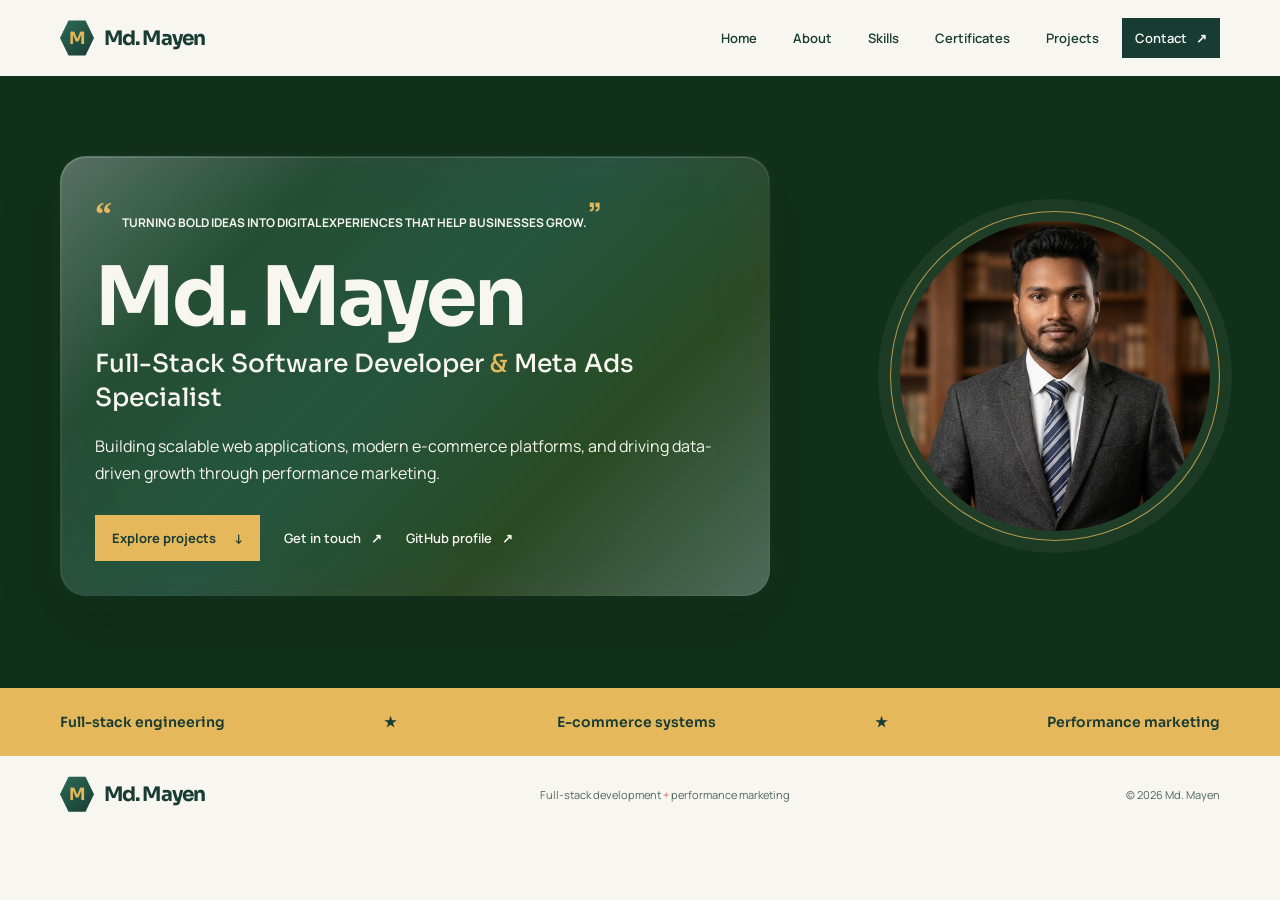
<file: index.html>
<!doctype html>
<html lang="en">
  <head>
    <meta charset="UTF-8" />
    <meta name="viewport" content="width=device-width, initial-scale=1.0" />
    <meta
      name="description"
      content="Md. Mayen's portfolio home page."
    />
    <meta name="theme-color" content="#183c33" />
    <title>Md. Mayen | Full-Stack Developer &amp; Meta Ads Specialist</title>
    <link rel="preconnect" href="https://fonts.googleapis.com" />
    <link rel="preconnect" href="https://fonts.gstatic.com" crossorigin />
    <link
      href="https://fonts.googleapis.com/css2?family=Manrope:wght@400;500;600;700&family=Sora:wght@400;500;600;700&display=swap"
      rel="stylesheet"
    />
    <link rel="stylesheet" href="style.css" />
  </head>
  <body>
    <header class="site-header">
      <a class="wordmark" href="index.html" aria-label="Md. Mayen, home">
        <span class="logo-hex" aria-hidden="true">M</span>
        <span>Md. Mayen</span>
      </a>
      <nav aria-label="Main navigation">
        <a href="index.html">Home</a>
        <a href="about.html">About</a>
        <a href="skills.html">Skills</a>
        <a href="certificates.html">Certificates</a>
        <a href="projects.html">Projects</a>
        <a class="nav-contact" href="contact.html"
          >Contact <span aria-hidden="true">↗</span></a
        >
      </nav>
    </header>

    <main>
      <section class="hero" id="home" aria-labelledby="hero-title">
        <div class="hero-inner">
          <div class="hero-copy">
            <p class="eyebrow">
              <span class="quote-mark" aria-hidden="true">“</span>
              <span>
                Turning bold ideas into digital experiences that help businesses
                grow.<span class="quote-close" aria-hidden="true">”</span>
              </span>
            </p>
            <h1 id="hero-title">Md. Mayen</h1>
            <p class="hero-role">
              Full-Stack Software Developer <span>&amp;</span> Meta Ads
              Specialist
            </p>
            <p class="hero-description">
              Building scalable web applications, modern e-commerce platforms,
              and driving data-driven growth through performance marketing.
            </p>
            <div class="hero-actions">
              <a class="button button-lime" href="projects.html"
                >Explore projects <span aria-hidden="true">↓</span></a
              >
              <a class="hero-text-link" href="contact.html"
                >Get in touch <span aria-hidden="true">↗</span></a
              >
              <a
                class="hero-text-link"
                href="https://github.com/syntax-ghost0"
                target="_blank"
                rel="noopener noreferrer"
                >GitHub profile <span aria-hidden="true">↗</span></a
              >
            </div>
          </div>
          <div class="hero-portrait">
            <img src="profile.jpeg" alt="Md. Mayen" />
          </div>
        </div>
      </section>

      <div class="focus-strip" aria-label="Areas of focus">
        <div class="focus-inner">
          <span>Full-stack engineering</span>
          <span class="focus-star" aria-hidden="true">★</span>
          <span>E-commerce systems</span>
          <span class="focus-star" aria-hidden="true">★</span>
          <span>Performance marketing</span>
        </div>
      </div>
    </main>

    <footer class="site-footer">
      <a class="wordmark" href="index.html" aria-label="Md. Mayen, back to top"
        ><span class="logo-hex" aria-hidden="true">M</span>
        <span>Md. Mayen</span></a
      >
      <p>Full-stack development <span>+</span> performance marketing</p>
      <p>© 2026 Md. Mayen</p>
    </footer>

  </body>
</html>
</file>
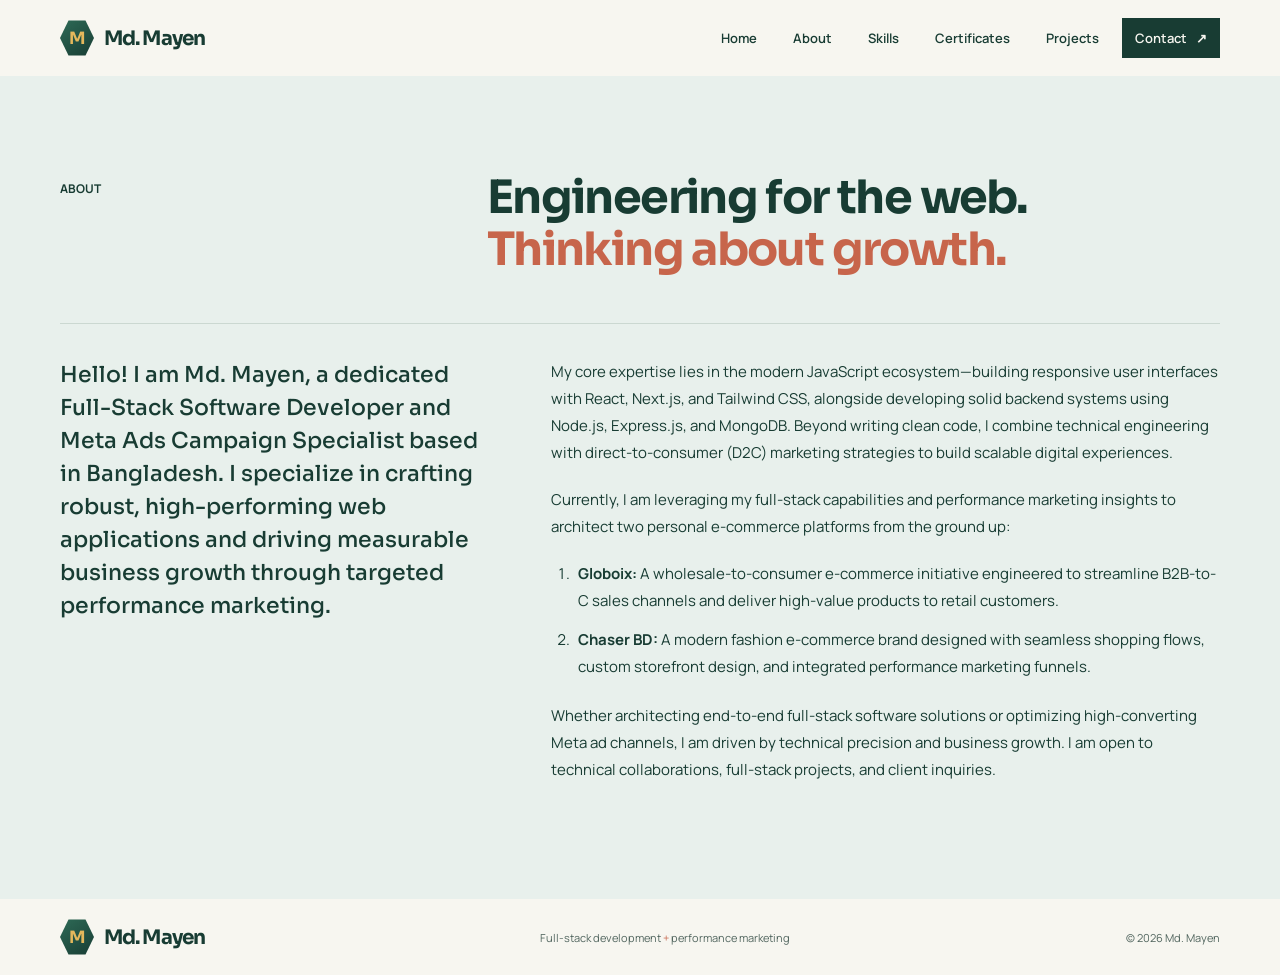
<file: about.html>
<!doctype html>
<html lang="en">
  <head>
    <meta charset="UTF-8" />
    <meta name="viewport" content="width=device-width, initial-scale=1.0" />
    <meta
      name="description"
      content="Learn about Md. Mayen's full-stack development and performance marketing experience."
    />
    <meta name="theme-color" content="#183c33" />
    <title>About Md. Mayen | Portfolio</title>
    <link rel="preconnect" href="https://fonts.googleapis.com" />
    <link rel="preconnect" href="https://fonts.gstatic.com" crossorigin />
    <link
      href="https://fonts.googleapis.com/css2?family=Manrope:wght@400;500;600;700&family=Sora:wght@400;500;600;700&display=swap"
      rel="stylesheet"
    />
    <link rel="stylesheet" href="style.css" />
  </head>
  <body>
    <header class="site-header">
      <a class="wordmark" href="index.html" aria-label="Md. Mayen, home">
        <span class="logo-hex" aria-hidden="true">M</span>
        <span>Md. Mayen</span>
      </a>
      <nav aria-label="Main navigation">
        <a href="index.html">Home</a>
        <a href="about.html">About</a>
        <a href="skills.html">Skills</a>
        <a href="certificates.html">Certificates</a>
        <a href="projects.html">Projects</a>
        <a class="nav-contact" href="contact.html"
          >Contact <span aria-hidden="true">↗</span></a
        >
      </nav>
    </header>

    <main>
      <section class="about section" id="about" aria-labelledby="about-title">
        <div class="section-inner">
          <div class="section-heading">
            <p class="section-index">About</p>
            <h2 id="about-title">
              Engineering for the web.<br /><span>Thinking about growth.</span>
            </h2>
          </div>
          <div class="about-layout">
            <p class="about-lead">
              Hello! I am Md. Mayen, a dedicated Full-Stack Software Developer
              and Meta Ads Campaign Specialist based in Bangladesh. I specialize
              in crafting robust, high-performing web applications and driving
              measurable business growth through targeted performance marketing.
            </p>
            <div class="about-copy">
              <p>
                My core expertise lies in the modern JavaScript
                ecosystem—building responsive user interfaces with React,
                Next.js, and Tailwind CSS, alongside developing solid backend
                systems using Node.js, Express.js, and MongoDB. Beyond writing
                clean code, I combine technical engineering with
                direct-to-consumer (D2C) marketing strategies to build scalable
                digital experiences.
              </p>
              <p>
                Currently, I am leveraging my full-stack capabilities and
                performance marketing insights to architect two personal
                e-commerce platforms from the ground up:
              </p>
              <ol class="about-brands">
                <li>
                  <strong>Globoix:</strong> A wholesale-to-consumer e-commerce
                  initiative engineered to streamline B2B-to-C sales channels
                  and deliver high-value products to retail customers.
                </li>
                <li>
                  <strong>Chaser BD:</strong> A modern fashion e-commerce brand
                  designed with seamless shopping flows, custom storefront
                  design, and integrated performance marketing funnels.
                </li>
              </ol>
              <p>
                Whether architecting end-to-end full-stack software solutions or
                optimizing high-converting Meta ad channels, I am driven by
                technical precision and business growth. I am open to technical
                collaborations, full-stack projects, and client inquiries.
              </p>
            </div>
          </div>
        </div>
      </section>
    </main>

    <footer class="site-footer">
      <a class="wordmark" href="index.html" aria-label="Md. Mayen, back to top"
        ><span class="logo-hex" aria-hidden="true">M</span>
        <span>Md. Mayen</span></a
      >
      <p>Full-stack development <span>+</span> performance marketing</p>
      <p>© 2026 Md. Mayen</p>
    </footer>

  </body>
</html>
</file>
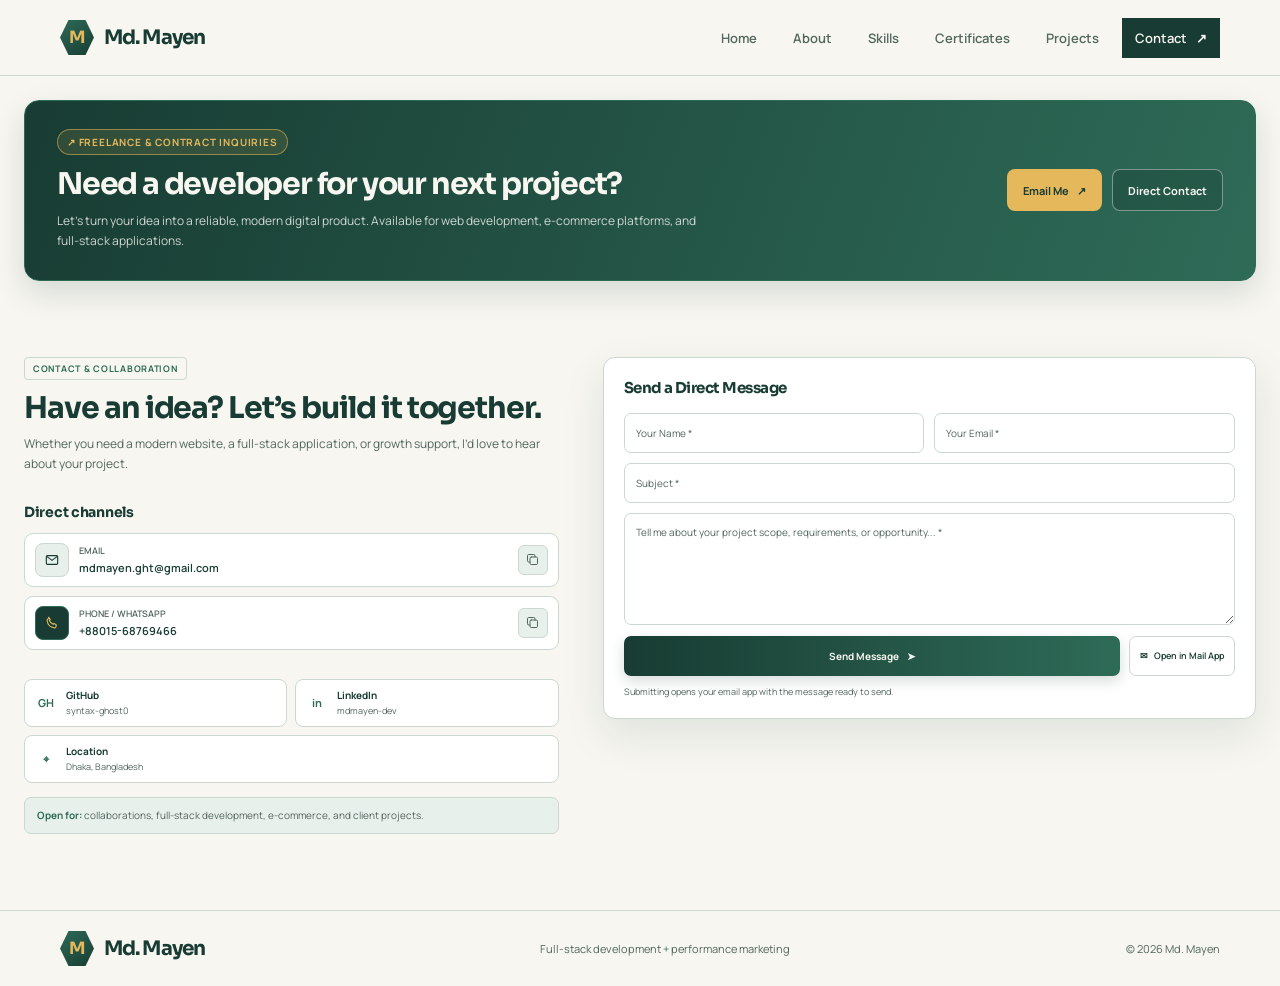
<file: contact.html>
<!doctype html>
<html lang="en">
  <head>
    <meta charset="UTF-8" />
    <meta name="viewport" content="width=device-width, initial-scale=1.0" />
    <meta
      name="description"
      content="Contact Md. Mayen about collaborations, software projects, and client inquiries."
    />
    <meta name="theme-color" content="#183c33" />
    <title>Contact | Md. Mayen Portfolio</title>
    <link rel="preconnect" href="https://fonts.googleapis.com" />
    <link rel="preconnect" href="https://fonts.gstatic.com" crossorigin />
    <link
      href="https://fonts.googleapis.com/css2?family=Manrope:wght@400;500;600;700&family=Sora:wght@400;500;600;700&display=swap"
      rel="stylesheet"
    />
    <link rel="stylesheet" href="style.css" />
  </head>
  <body>
    <header class="site-header">
      <a class="wordmark" href="index.html" aria-label="Md. Mayen, home">
        <span class="logo-hex" aria-hidden="true">M</span>
        <span>Md. Mayen</span>
      </a>
      <nav aria-label="Main navigation">
        <a href="index.html">Home</a>
        <a href="about.html">About</a>
        <a href="skills.html">Skills</a>
        <a href="certificates.html">Certificates</a>
        <a href="projects.html">Projects</a>
        <a class="nav-contact" href="contact.html"
          >Contact <span aria-hidden="true">↗</span></a
        >
      </nav>
    </header>

    <main class="contact-page">
      <section class="contact-callout" aria-labelledby="callout-title">
        <div class="contact-callout-copy">
          <p class="contact-callout-tag">
            <span aria-hidden="true">↗</span> Freelance &amp; contract inquiries
          </p>
          <h1 id="callout-title">Need a developer for your next project?</h1>
          <p>
            Let’s turn your idea into a reliable, modern digital product.
            Available for web development, e-commerce platforms, and
            full-stack applications.
          </p>
        </div>
        <div class="contact-callout-actions">
          <a class="contact-cta-primary" href="mailto:mdmayen.ght@gmail.com">
            Email Me <span aria-hidden="true">↗</span>
          </a>
          <a class="contact-cta-secondary" href="#contact-details">
            Direct Contact
          </a>
        </div>
      </section>

      <section
        class="contact-workspace"
        id="contact-details"
        aria-labelledby="contact-title"
      >
        <div class="contact-copy-column">
          <p class="contact-kicker">Contact &amp; collaboration</p>
          <h2 id="contact-title">Have an idea? Let’s build it together.</h2>
          <p class="contact-intro">
            Whether you need a modern website, a full-stack application, or
            growth support, I’d love to hear about your project.
          </p>

          <h3 class="contact-subheading">Direct channels</h3>
          <div class="contact-channels">
            <div class="contact-channel">
              <span class="contact-channel-icon contact-channel-email" aria-hidden="true">
                <svg viewBox="0 0 24 24">
                  <rect x="3.5" y="5.5" width="17" height="13" rx="1.5" />
                  <path d="m4.5 7 7.5 5.5L19.5 7" />
                </svg>
              </span>
              <a class="contact-channel-copy" href="mailto:mdmayen.ght@gmail.com">
                <span>Email</span>
                <strong>mdmayen.ght@gmail.com</strong>
              </a>
              <button
                class="contact-copy"
                type="button"
                data-copy="mdmayen.ght@gmail.com"
                data-label="Email"
                aria-label="Copy email address"
              >
                <svg viewBox="0 0 24 24" aria-hidden="true">
                  <rect x="8" y="8" width="12" height="12" rx="2" />
                  <path d="M16 8V6a2 2 0 0 0-2-2H6a2 2 0 0 0-2 2v8a2 2 0 0 0 2 2h2" />
                </svg>
              </button>
            </div>
            <div class="contact-channel">
              <span class="contact-channel-icon contact-channel-phone" aria-hidden="true">
                <svg viewBox="0 0 24 24">
                  <path d="m7.1 3.5 2.3 3.3-1.4 1.4a13.3 13.3 0 0 0 5.8 5.8l1.4-1.4 3.3 2.3-.7 3.1a1.8 1.8 0 0 1-2 1.4C8.5 18.3 5.7 15.5 4.6 8.2A1.8 1.8 0 0 1 6 6.2z" />
                </svg>
              </span>
              <a class="contact-channel-copy" href="tel:+8801568769466">
                <span>Phone / WhatsApp</span>
                <strong>+88015-68769466</strong>
              </a>
              <button
                class="contact-copy"
                type="button"
                data-copy="+88015-68769466"
                data-label="Phone number"
                aria-label="Copy phone number"
              >
                <svg viewBox="0 0 24 24" aria-hidden="true">
                  <rect x="8" y="8" width="12" height="12" rx="2" />
                  <path d="M16 8V6a2 2 0 0 0-2-2H6a2 2 0 0 0-2 2v8a2 2 0 0 0 2 2h2" />
                </svg>
              </button>
            </div>
          </div>
          <p class="contact-copy-status" id="contact-copy-status" aria-live="polite"></p>

          <div class="contact-social-grid">
            <a
              class="contact-social-card"
              href="https://github.com/syntax-ghost0"
              target="_blank"
              rel="noreferrer"
            >
              <span aria-hidden="true">GH</span>
              <span><strong>GitHub</strong><small>syntax-ghost0</small></span>
            </a>
            <a
              class="contact-social-card"
              href="https://linkedin.com/in/mdmayen-dev"
              target="_blank"
              rel="noreferrer"
            >
              <span aria-hidden="true">in</span>
              <span><strong>LinkedIn</strong><small>mdmayen-dev</small></span>
            </a>
            <a
              class="contact-social-card contact-location-card"
              href="https://maps.google.com/?q=Dhaka,Bangladesh"
              target="_blank"
              rel="noreferrer"
            >
              <span aria-hidden="true">⌖</span>
              <span><strong>Location</strong><small>Dhaka, Bangladesh</small></span>
            </a>
          </div>

          <p class="contact-availability">
            <strong>Open for:</strong> collaborations, full-stack development,
            e-commerce, and client projects.
          </p>
        </div>

        <div class="contact-form-card">
          <h3>Send a Direct Message</h3>
          <form
            class="contact-form"
            id="contact-form"
            action="mailto:mdmayen.ght@gmail.com"
            method="post"
            enctype="text/plain"
          >
            <div class="contact-form-grid">
              <label class="contact-field">
                <span class="visually-hidden">Your name</span>
                <input
                  type="text"
                  name="name"
                  placeholder="Your Name *"
                  autocomplete="name"
                  required
                />
              </label>
              <label class="contact-field">
                <span class="visually-hidden">Your email</span>
                <input
                  type="email"
                  name="email"
                  placeholder="Your Email *"
                  autocomplete="email"
                  required
                />
              </label>
              <label class="contact-field contact-field-full">
                <span class="visually-hidden">Subject</span>
                <input
                  type="text"
                  name="subject"
                  placeholder="Subject *"
                  required
                />
              </label>
              <label class="contact-field contact-field-full">
                <span class="visually-hidden">Message</span>
                <textarea
                  name="message"
                  placeholder="Tell me about your project scope, requirements, or opportunity... *"
                  rows="5"
                  required
                ></textarea>
              </label>
            </div>
            <div class="contact-form-actions">
              <button class="contact-submit" type="submit">
                Send Message <span aria-hidden="true">➤</span>
              </button>
              <a class="contact-mail-link" href="mailto:mdmayen.ght@gmail.com">
                <span aria-hidden="true">✉</span> Open in Mail App
              </a>
            </div>
            <p class="contact-form-note">
              Submitting opens your email app with the message ready to send.
            </p>
          </form>
        </div>
      </section>
    </main>

    <footer class="site-footer">
      <a class="wordmark" href="index.html" aria-label="Md. Mayen, back to top"
        ><span class="logo-hex" aria-hidden="true">M</span>
        <span>Md. Mayen</span></a
      >
      <p>Full-stack development <span>+</span> performance marketing</p>
      <p>© 2026 Md. Mayen</p>
    </footer>

    <script>
      const contactForm = document.getElementById("contact-form");

      contactForm.addEventListener("submit", (event) => {
        event.preventDefault();
        const formData = new FormData(contactForm);
        const subject = formData.get("subject") || "Portfolio inquiry";
        const body = [
          `Name: ${formData.get("firstName")} ${formData.get("lastName")}`,
          `Email: ${formData.get("email")}`,
          `Phone: ${formData.get("phone") || "Not provided"}`,
          "",
          formData.get("message"),
        ].join("\n");

        window.location.href =
          `mailto:mdmayen.ght@gmail.com?subject=${encodeURIComponent(subject)}` +
          `&body=${encodeURIComponent(body)}`;
      });
    </script>
  </body>
</html>
</file>
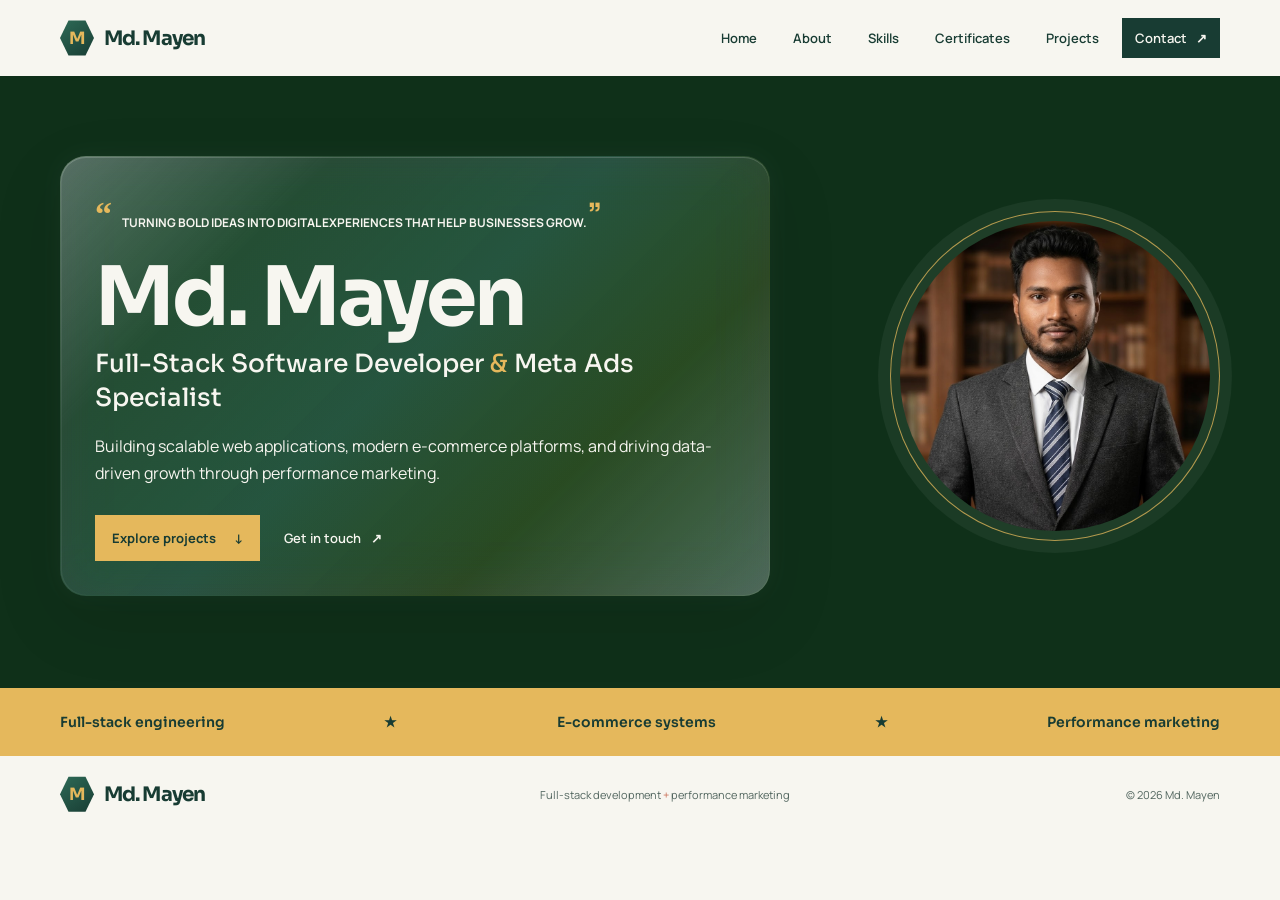
<file: Md.Mayen.html>
<!doctype html>
<html lang="en">
  <head>
    <meta charset="UTF-8" />
    <meta name="viewport" content="width=device-width, initial-scale=1.0" />
    <meta
      name="description"
      content="Md. Mayen's portfolio home page."
    />
    <meta name="theme-color" content="#183c33" />
    <title>Md. Mayen | Full-Stack Developer &amp; Meta Ads Specialist</title>
    <link rel="preconnect" href="https://fonts.googleapis.com" />
    <link rel="preconnect" href="https://fonts.gstatic.com" crossorigin />
    <link
      href="https://fonts.googleapis.com/css2?family=Manrope:wght@400;500;600;700&family=Sora:wght@400;500;600;700&display=swap"
      rel="stylesheet"
    />
    <link rel="stylesheet" href="style.css" />
  </head>
  <body>
    <header class="site-header">
      <a class="wordmark" href="index.html" aria-label="Md. Mayen, home">
        <span class="logo-hex" aria-hidden="true">M</span>
        <span>Md. Mayen</span>
      </a>
      <nav aria-label="Main navigation">
        <a href="index.html">Home</a>
        <a href="about.html">About</a>
        <a href="skills.html">Skills</a>
        <a href="certificates.html">Certificates</a>
        <a href="projects.html">Projects</a>
        <a class="nav-contact" href="contact.html"
          >Contact <span aria-hidden="true">↗</span></a
        >
      </nav>
    </header>

    <main>
      <section class="hero" id="home" aria-labelledby="hero-title">
        <div class="hero-inner">
          <div class="hero-copy">
            <p class="eyebrow">
              <span class="quote-mark" aria-hidden="true">“</span>
              <span>
                Turning bold ideas into digital experiences that help businesses
                grow.<span class="quote-close" aria-hidden="true">”</span>
              </span>
            </p>
            <h1 id="hero-title">Md. Mayen</h1>
            <p class="hero-role">
              Full-Stack Software Developer <span>&amp;</span> Meta Ads
              Specialist
            </p>
            <p class="hero-description">
              Building scalable web applications, modern e-commerce platforms,
              and driving data-driven growth through performance marketing.
            </p>
            <div class="hero-actions">
              <a class="button button-lime" href="projects.html"
                >Explore projects <span aria-hidden="true">↓</span></a
              >
              <a class="hero-text-link" href="contact.html"
                >Get in touch <span aria-hidden="true">↗</span></a
              >
            </div>
          </div>
          <div class="hero-portrait">
            <img src="profile.jpeg" alt="Md. Mayen" />
          </div>
        </div>
      </section>

      <div class="focus-strip" aria-label="Areas of focus">
        <div class="focus-inner">
          <span>Full-stack engineering</span>
          <span class="focus-star" aria-hidden="true">★</span>
          <span>E-commerce systems</span>
          <span class="focus-star" aria-hidden="true">★</span>
          <span>Performance marketing</span>
        </div>
      </div>
    </main>

    <footer class="site-footer">
      <a class="wordmark" href="index.html" aria-label="Md. Mayen, back to top"
        ><span class="logo-hex" aria-hidden="true">M</span>
        <span>Md. Mayen</span></a
      >
      <p>Full-stack development <span>+</span> performance marketing</p>
      <p>© 2026 Md. Mayen</p>
    </footer>

  </body>
</html>
</file>
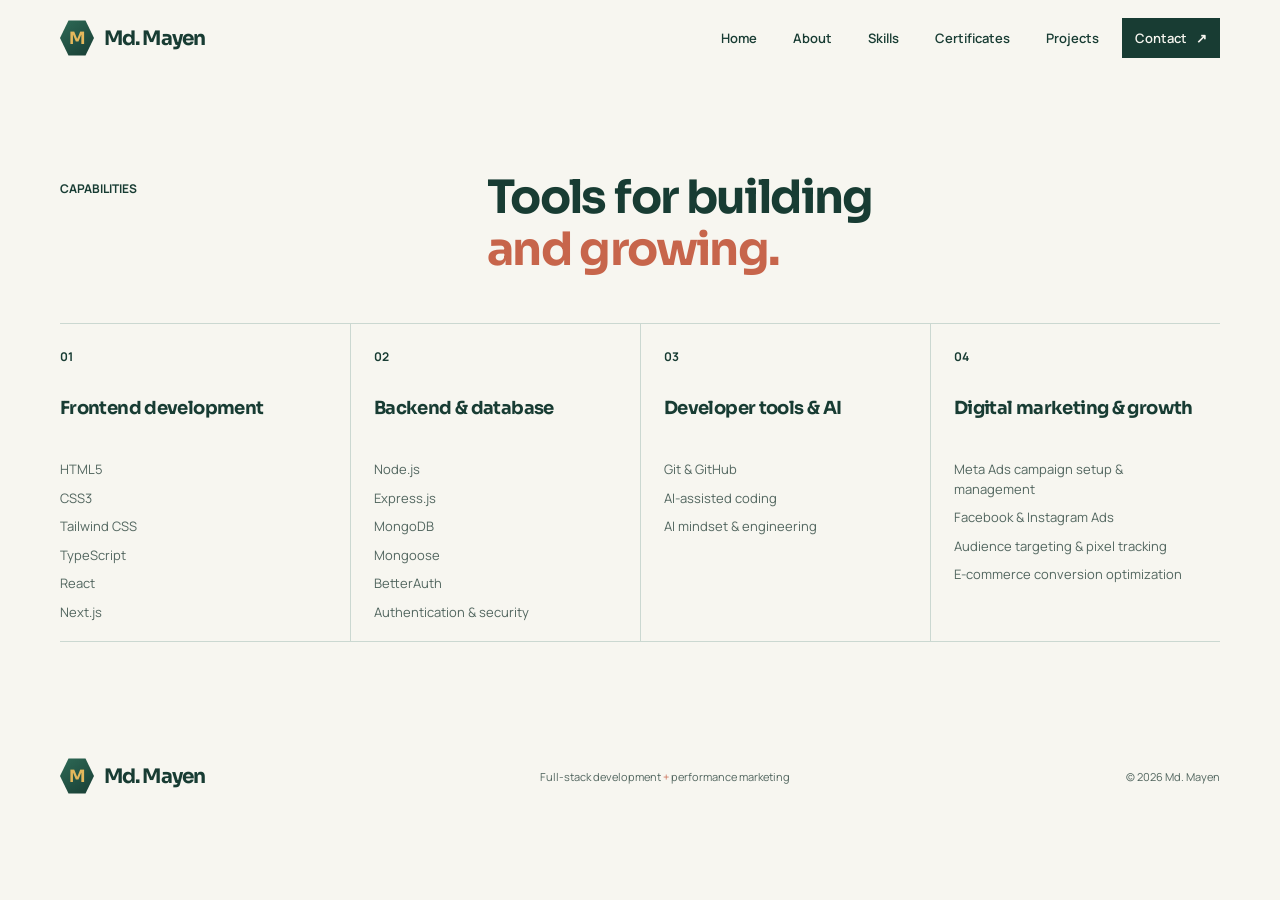
<file: skills.html>
<!doctype html>
<html lang="en">
  <head>
    <meta charset="UTF-8" />
    <meta name="viewport" content="width=device-width, initial-scale=1.0" />
    <meta
      name="description"
      content="Explore Md. Mayen's software development and digital marketing skills."
    />
    <meta name="theme-color" content="#183c33" />
    <title>Skills | Md. Mayen Portfolio</title>
    <link rel="preconnect" href="https://fonts.googleapis.com" />
    <link rel="preconnect" href="https://fonts.gstatic.com" crossorigin />
    <link
      href="https://fonts.googleapis.com/css2?family=Manrope:wght@400;500;600;700&family=Sora:wght@400;500;600;700&display=swap"
      rel="stylesheet"
    />
    <link rel="stylesheet" href="style.css" />
  </head>
  <body>
    <header class="site-header">
      <a class="wordmark" href="index.html" aria-label="Md. Mayen, home">
        <span class="logo-hex" aria-hidden="true">M</span>
        <span>Md. Mayen</span>
      </a>
      <nav aria-label="Main navigation">
        <a href="index.html">Home</a>
        <a href="about.html">About</a>
        <a href="skills.html">Skills</a>
        <a href="certificates.html">Certificates</a>
        <a href="projects.html">Projects</a>
        <a class="nav-contact" href="contact.html"
          >Contact <span aria-hidden="true">↗</span></a
        >
      </nav>
    </header>

    <main>
      <section
        class="skills section"
        id="skills"
        aria-labelledby="skills-title"
      >
        <div class="section-inner">
          <div class="section-heading skills-heading">
            <p class="section-index">Capabilities</p>
            <h2 id="skills-title">
              Tools for building<br /><span>and growing.</span>
            </h2>
          </div>
          <div class="skill-grid">
            <article class="skill-group">
              <p class="skill-number">01</p>
              <h3>Frontend development</h3>
              <ul>
                <li>HTML5</li>
                <li>CSS3</li>
                <li>Tailwind CSS</li>
                <li>TypeScript</li>
                <li>React</li>
                <li>Next.js</li>
              </ul>
            </article>
            <article class="skill-group">
              <p class="skill-number">02</p>
              <h3>Backend &amp; database</h3>
              <ul>
                <li>Node.js</li>
                <li>Express.js</li>
                <li>MongoDB</li>
                <li>Mongoose</li>
                <li>BetterAuth</li>
                <li>Authentication &amp; security</li>
              </ul>
            </article>
            <article class="skill-group">
              <p class="skill-number">03</p>
              <h3>Developer tools &amp; AI</h3>
              <ul>
                <li>Git &amp; GitHub</li>
                <li>AI-assisted coding</li>
                <li>AI mindset &amp; engineering</li>
              </ul>
            </article>
            <article class="skill-group">
              <p class="skill-number">04</p>
              <h3>Digital marketing &amp; growth</h3>
              <ul>
                <li>Meta Ads campaign setup &amp; management</li>
                <li>Facebook &amp; Instagram Ads</li>
                <li>Audience targeting &amp; pixel tracking</li>
                <li>E-commerce conversion optimization</li>
              </ul>
            </article>
          </div>
        </div>
      </section>
    </main>

    <footer class="site-footer">
      <a class="wordmark" href="index.html" aria-label="Md. Mayen, back to top"
        ><span class="logo-hex" aria-hidden="true">M</span>
        <span>Md. Mayen</span></a
      >
      <p>Full-stack development <span>+</span> performance marketing</p>
      <p>© 2026 Md. Mayen</p>
    </footer>

  </body>
</html>
</file>
<file: style.css>
:root {
  color-scheme: light;
  --paper: #f7f6f0;
  --pale: #e8f0ec;
  --ink: #183c33;
  --muted: #52665f;
  --green: #183c33;
  --green-light: #2e6b57;
  --gold: #e5b85c;
  --red: #c7654b;
  --line: #cbd8d1;
  font-family: "Manrope", "Trebuchet MS", sans-serif;
  color: var(--ink);
  background: var(--paper);
  scroll-behavior: smooth;
}

* {
  box-sizing: border-box;
}

body {
  min-width: 320px;
  margin: 0;
}

a {
  color: inherit;
  text-decoration: none;
}

a:focus-visible {
  outline: 3px solid var(--red);
  outline-offset: 4px;
}

h1,
h2,
h3,
p {
  margin-top: 0;
}

h1,
h2,
h3 {
  font-family: "Sora", "Trebuchet MS", sans-serif;
  letter-spacing: -0.035em;
}

.site-header {
  height: 76px;
  padding: 0 max(24px, calc((100vw - 1160px) / 2));
  display: flex;
  align-items: center;
  justify-content: space-between;
  background: var(--paper);
}

.wordmark {
  display: inline-flex;
  align-items: center;
  gap: 10px;
  font-family: "Sora", sans-serif;
  font-size: 20px;
  font-weight: 700;
  letter-spacing: -0.045em;
  white-space: nowrap;
}

.logo-hex {
  width: 34px;
  height: 38px;
  display: inline-grid;
  flex: 0 0 auto;
  place-items: center;
  clip-path: polygon(25% 4%, 75% 4%, 100% 50%, 75% 96%, 25% 96%, 0 50%);
  background: linear-gradient(145deg, #2e6b57, var(--ink));
  color: var(--gold);
  font-size: 17px;
  letter-spacing: 0;
  filter: drop-shadow(0 3px 5px rgb(24 60 51 / 18%));
}

.site-header nav {
  display: flex;
  align-items: center;
  gap: 10px;
  color: var(--ink);
  font-size: 13px;
  font-weight: 600;
}

.site-header nav a {
  min-height: 40px;
  padding: 0 12px;
  display: inline-flex;
  align-items: center;
  justify-content: center;
  border: 1px solid transparent;
  transition:
    background-color 180ms ease,
    border-color 180ms ease,
    color 180ms ease,
    transform 180ms ease,
    box-shadow 180ms ease;
}

.site-header nav a:hover,
.site-header nav a:focus-visible {
  transform: translateY(-3px);
  box-shadow: 0 6px 14px rgb(24 60 51 / 18%);
}

.site-header nav a:not(.nav-contact):hover,
.site-header nav a:not(.nav-contact):focus-visible,
.site-footer a:hover {
  border-color: var(--line);
  background: var(--pale);
  color: var(--red);
}

.site-header nav .nav-contact {
  gap: 9px;
  border-color: var(--ink);
  background: var(--ink);
  color: var(--paper);
}

.site-header nav .nav-contact:hover,
.site-header nav .nav-contact:focus-visible {
  border-color: var(--green-light);
  background: var(--green-light);
  color: var(--paper);
}

.hero {
  position: relative;
  min-height: 590px;
  display: flex;
  align-items: center;
  overflow: hidden;
  color: var(--paper);
  background-color: var(--ink);
  background-image: url("https://images.unsplash.com/photo-1498050108023-c5249f4df085?auto=format&fit=crop&w=2200&q=90");
  background-position: center 54%;
  background-size: cover;
}

.hero::before {
  position: absolute;
  inset: 0;
  background-color: rgba(10, 41, 10, 0.637);
  content: "";
}

.hero-inner {
  position: relative;
  width: min(1160px, calc(100% - 48px));
  min-height: 590px;
  margin: 0 auto;
  padding: 80px 0 92px;
  display: grid;
  grid-template-columns: minmax(0, 1fr) 330px;
  gap: 64px;
  align-items: center;
}

.hero-copy {
  width: min(710px, 100%);
  margin: 0;
  padding: 34px;
  border: 1px solid transparent;
  border-radius: 26px;
  background:
    linear-gradient(
        135deg,
        rgb(36 55 72 / 22%),
        rgb(36 55 72 / 12%) 42%,
        rgb(36 55 72 / 18%)
      )
      padding-box,
    linear-gradient(
        135deg,
        rgb(255 255 255 / 38%),
        rgb(255 255 255 / 14%) 24%,
        rgb(188 229 255 / 20%) 48%,
        rgb(229 184 92 / 18%) 72%,
        rgb(255 255 255 / 32%)
      )
      border-box;
  box-shadow:
    inset 0 1px 0 rgb(255 255 255 / 16%),
    inset 1px 0 0 rgb(255 255 255 / 7%),
    0 0 24px rgb(195 226 255 / 4%),
    0 24px 70px rgb(0 0 0 / 12%);
  -webkit-backdrop-filter: blur(26px) saturate(175%);
  backdrop-filter: blur(26px) saturate(175%);
  animation: rise-in 650ms ease-out both;
}

.hero-portrait {
  width: 330px;
  height: 330px;
  padding: 9px;
  border: 1px solid rgb(229 184 92 / 75%);
  border-radius: 50%;
  background: rgb(247 246 240 / 7%);
  box-shadow: 0 0 0 12px rgb(247 246 240 / 5%);
}

.hero-portrait img {
  display: block;
  width: 100%;
  height: 100%;
  border-radius: 50%;
  object-fit: cover;
  object-position: center 22%;
}

.eyebrow,
.section-index {
  margin-bottom: 20px;
  font-size: 12px;
  font-weight: 700;
  text-transform: uppercase;
}

.hero .eyebrow {
  display: flex;
  align-items: center;
  gap: 10px;
  color: var(--paper);
}

.quote-mark {
  font-family: Georgia, serif;
  font-size: 34px;
  line-height: 0.7;
  color: var(--gold);
}

.quote-close {
  color: var(--gold);
  font-size: 34px;
}

.hero h1 {
  margin-bottom: 10px;
  font-size: 82px;
  line-height: 0.98;
}

.hero-role {
  max-width: 720px;
  margin-bottom: 18px;
  color: var(--paper);
  font-family: "Sora", sans-serif;
  font-size: 25px;
  font-weight: 500;
  line-height: 1.35;
}

.hero-role span {
  color: var(--gold);
}

.hero-description {
  max-width: 620px;
  margin-bottom: 28px;
  color: var(--paper);
  font-size: 16px;
  line-height: 1.7;
}

.hero-actions {
  display: flex;
  flex-wrap: wrap;
  align-items: center;
  gap: 24px;
}

.button {
  min-height: 46px;
  padding: 0 17px;
  display: inline-flex;
  align-items: center;
  justify-content: center;
  gap: 18px;
  font-size: 13px;
  font-weight: 700;
}

.button-lime {
  background: var(--gold);
  color: var(--ink);
}

.button-lime:hover {
  filter: brightness(1.06);
}

.hero-text-link {
  display: inline-flex;
  align-items: center;
  gap: 10px;
  color: var(--paper);
  font-size: 13px;
  font-weight: 600;
}

.focus-strip {
  background: var(--gold);
  color: var(--ink);
}

.focus-inner {
  width: min(1160px, calc(100% - 48px));
  min-height: 68px;
  margin: 0 auto;
  display: flex;
  align-items: center;
  justify-content: space-between;
  gap: 20px;
  font-family: "Sora", sans-serif;
  font-size: 14px;
  font-weight: 600;
}

.focus-star {
  color: var(--ink);
  font-size: 14px;
}

.section {
  padding: 96px 0;
}

.section-inner {
  width: min(1160px, calc(100% - 48px));
  margin: 0 auto;
}

.section-heading {
  display: grid;
  grid-template-columns: 0.7fr 1.3fr;
  align-items: start;
  gap: 32px;
  margin-bottom: 48px;
}

.section-index {
  margin: 8px 0 0;
  color: var(--ink);
}

.section-heading h2,
.contact-intro h2 {
  margin: 0;
  font-size: 46px;
  line-height: 1.12;
}

.section-heading h2 span {
  color: var(--red);
}

.about {
  background: var(--pale);
}

.about-layout {
  display: grid;
  grid-template-columns: 0.78fr 1.22fr;
  gap: 64px;
  padding-top: 34px;
  border-top: 1px solid var(--line);
}

.about-lead {
  margin: 0;
  color: var(--ink);
  font-family: "Sora", sans-serif;
  font-size: 22px;
  font-weight: 500;
  line-height: 1.5;
}

.about-copy {
  color: var(--ink);
  font-size: 15px;
  line-height: 1.8;
}

.about-copy p {
  margin-bottom: 20px;
}

.about-brands {
  margin: 0 0 22px;
  padding-left: 22px;
}

.about-brands li {
  margin-bottom: 12px;
  padding-left: 5px;
}

.about-brands strong {
  color: var(--ink);
}

.skills {
  background: var(--paper);
}

.certifications {
  background: var(--pale);
}

.certificate-grid {
  display: grid;
  grid-template-columns: repeat(3, minmax(0, 1fr));
  gap: 20px;
}

.certificate-card {
  min-height: 210px;
  padding: 24px;
  display: flex;
  flex-direction: column;
  align-items: flex-start;
  border: 1px solid var(--line);
  background: var(--paper);
  transition: border-color 180ms ease;
}

.certificate-card:hover {
  border-color: var(--green-light);
}

.certificate-image {
  width: 100%;
  aspect-ratio: 16 / 9;
  margin-bottom: 18px;
  display: block;
  object-fit: contain;
  background: #fff;
}

.certificate-provider {
  margin-bottom: 18px;
  color: var(--green-light);
  font-size: 11px;
  font-weight: 700;
  text-transform: uppercase;
}

.certificate-card h3 {
  margin-bottom: 22px;
  font-size: 19px;
  line-height: 1.45;
}

.certificate-link {
  margin-top: auto;
  color: var(--green-light);
  font-size: 12px;
  font-weight: 700;
  text-decoration: underline;
  text-underline-offset: 3px;
}

.skill-grid {
  display: grid;
  grid-template-columns: repeat(4, minmax(0, 1fr));
  border-top: 1px solid var(--line);
}

.skill-group {
  min-height: 265px;
  padding: 24px 23px 10px 0;
  border-bottom: 1px solid var(--line);
}

.skill-group + .skill-group {
  padding-left: 23px;
  border-left: 1px solid var(--line);
}

.skill-number {
  margin-bottom: 32px;
  color: var(--ink);
  font-size: 12px;
  font-weight: 700;
}

.skill-group h3 {
  min-height: 46px;
  margin-bottom: 17px;
  font-size: 18px;
  line-height: 1.3;
}

.skill-group ul {
  margin: 0;
  padding: 0;
  list-style: none;
}

.skill-group li {
  margin-bottom: 9px;
  color: var(--muted);
  font-size: 13px;
  line-height: 1.5;
}

.projects {
  background: var(--pale);
}

.project-group + .project-group {
  margin-top: 56px;
}

.project-group-title {
  margin: 0 0 12px;
  font-size: 23px;
}

.project-group hr {
  height: 3px;
  margin: 0 0 24px;
  border: 0;
  border-radius: 999px;
  background: linear-gradient(
    90deg,
    var(--green-light),
    var(--line) 32%,
    transparent 100%
  );
}

.project-grid {
  display: grid;
  grid-template-columns: repeat(2, minmax(0, 1fr));
  gap: 28px;
}

.project-empty {
  margin: 0;
  padding: 24px;
  border: 1px dashed var(--line);
  color: var(--muted);
  font-size: 14px;
  line-height: 1.6;
}

.project-card {
  overflow: hidden;
  border: 1px solid var(--line);
  background: var(--pale);
}

.project-image {
  position: relative;
  aspect-ratio: 1.75;
  overflow: hidden;
  background: var(--line);
}

.project-website-link {
  color: inherit;
  text-decoration: none;
}

.project-image.project-website-link {
  display: block;
}

.project-image-portfolio {
  background: linear-gradient(135deg, var(--ink), var(--green-light));
}

.project-image img {
  width: 100%;
  height: 100%;
  display: block;
  object-fit: cover;
  transition: transform 450ms ease;
}

.project-card:hover .project-image img {
  transform: scale(1.035);
}

.project-label {
  position: absolute;
  left: 16px;
  bottom: 16px;
  padding: 8px 10px;
  background: var(--gold);
  color: var(--ink);
  font-size: 11px;
  font-weight: 700;
}

.project-body {
  padding: 24px;
}

.project-title-row {
  display: flex;
  align-items: start;
  justify-content: space-between;
  gap: 20px;
}

.project-category {
  margin-bottom: 6px;
  color: var(--ink);
  font-size: 11px;
  font-weight: 700;
  text-transform: uppercase;
}

.project-title-row h3 {
  margin-bottom: 0;
  font-size: 30px;
}

.project-title-row h3 a:hover,
.project-title-row h3 a:focus-visible {
  color: var(--green-light);
}

.project-title-row h3 a:focus-visible,
.project-image.project-website-link:focus-visible {
  outline: 3px solid var(--green-light);
  outline-offset: 3px;
}

.project-arrow {
  color: var(--red);
  font-size: 22px;
}

.project-role {
  margin: 14px 0 10px;
  font-size: 13px;
  font-weight: 700;
}

.project-description {
  min-height: 50px;
  margin-bottom: 17px;
  color: var(--muted);
  font-size: 14px;
  line-height: 1.65;
}

.project-stack {
  margin: 0;
  padding-top: 14px;
  border-top: 1px solid var(--line);
  color: var(--ink);
  font-size: 12px;
  font-weight: 600;
  line-height: 1.6;
}

.project-marketing {
  margin: 7px 0 0;
  color: var(--muted);
  font-size: 12px;
  line-height: 1.6;
}

.project-links {
  display: flex;
  flex-wrap: wrap;
  gap: 16px;
  margin-top: 16px;
}

.project-links a {
  color: var(--green-light);
  font-size: 12px;
  font-weight: 700;
  text-decoration: underline;
  text-underline-offset: 3px;
}

.project-links .project-visit-link {
  display: inline-flex;
  align-items: center;
  gap: 6px;
  padding: 10px 14px;
  border: 1px solid var(--green-light);
  background: var(--green-light);
  color: var(--pale);
  text-decoration: none;
  transition:
    background-color 180ms ease,
    color 180ms ease;
}

.project-links .project-visit-link:hover,
.project-links .project-visit-link:focus-visible {
  background: transparent;
  color: var(--green-light);
}

.project-links .project-visit-link:focus-visible {
  outline: 3px solid var(--green-light);
  outline-offset: 3px;
}

.project-detail-label {
  margin-right: 7px;
  color: var(--green-light);
  font-size: 10px;
  font-weight: 700;
  letter-spacing: 0.06em;
  text-transform: uppercase;
}

body:has(.contact-page) {
  --contact-bg: var(--paper);
  --contact-panel: #fff;
  --contact-field: #fff;
  --contact-line: var(--line);
  --contact-text: var(--ink);
  --contact-muted: var(--muted);
  --contact-highlight: var(--gold);
  min-height: 100vh;
  background: var(--contact-bg);
  color: var(--contact-text);
}

body:has(.contact-page) .site-header {
  border-bottom: 1px solid var(--line);
  background: var(--contact-bg);
}

body:has(.contact-page) .site-header nav {
  color: var(--contact-muted);
}

body:has(.contact-page) .site-header nav a:not(.nav-contact):hover,
body:has(.contact-page) .site-header nav a:not(.nav-contact):focus-visible {
  border-color: var(--line);
  background: var(--pale);
  color: var(--contact-text);
}

body:has(.contact-page) .site-header nav .nav-contact {
  border-color: var(--ink);
  background: var(--ink);
  color: var(--paper);
}

body:has(.contact-page) .site-header nav .nav-contact:hover,
body:has(.contact-page) .site-header nav .nav-contact:focus-visible {
  border-color: var(--green-light);
  background: var(--green-light);
}

.contact-page {
  min-height: calc(100vh - 152px);
  padding: 24px 0 76px;
}

.contact-callout {
  width: min(1240px, calc(100% - 48px));
  margin: 0 auto 76px;
  padding: 28px 32px;
  display: flex;
  align-items: center;
  justify-content: space-between;
  gap: 32px;
  border: 1px solid var(--green-light);
  border-radius: 15px;
  background: linear-gradient(110deg, var(--ink), var(--green-light));
  box-shadow: 0 12px 30px rgb(24 60 51 / 14%);
}

.contact-callout-copy {
  max-width: 760px;
}

.contact-callout-tag,
.contact-kicker {
  color: var(--green-light);
  font-size: 10px;
  font-weight: 700;
  letter-spacing: 0.08em;
  text-transform: uppercase;
}

.contact-callout-tag {
  width: fit-content;
  margin-bottom: 10px;
  padding: 5px 9px;
  border: 1px solid rgb(229 184 92 / 55%);
  border-radius: 999px;
  background: rgb(229 184 92 / 12%);
  color: var(--gold);
}

.contact-callout h1 {
  margin-bottom: 8px;
  color: var(--paper);
  font-size: clamp(22px, 3vw, 30px);
  letter-spacing: -0.04em;
}

.contact-callout-copy > p:last-child {
  max-width: 650px;
  margin-bottom: 0;
  color: rgb(247 246 240 / 82%);
  font-size: 12px;
  line-height: 1.7;
}

.contact-callout-actions {
  display: flex;
  flex: 0 0 auto;
  align-items: center;
  gap: 10px;
}

.contact-cta-primary,
.contact-cta-secondary {
  min-height: 42px;
  padding: 0 15px;
  display: inline-flex;
  align-items: center;
  justify-content: center;
  gap: 8px;
  border: 1px solid transparent;
  border-radius: 8px;
  font-size: 11px;
  font-weight: 700;
  white-space: nowrap;
  transition:
    background-color 180ms ease,
    border-color 180ms ease,
    transform 180ms ease;
}

.contact-cta-primary {
  background: var(--contact-highlight);
  color: var(--ink);
}

.contact-cta-primary:hover {
  background: #d3a548;
  transform: translateY(-2px);
}

.contact-cta-secondary {
  border-color: rgb(247 246 240 / 42%);
  background: rgb(24 60 51 / 35%);
  color: var(--paper);
}

.contact-cta-secondary:hover {
  border-color: var(--contact-highlight);
  background: rgb(24 60 51 / 65%);
  transform: translateY(-2px);
}

.contact-workspace {
  width: min(1240px, calc(100% - 48px));
  margin: 0 auto;
  display: grid;
  grid-template-columns: minmax(0, 0.9fr) minmax(0, 1.1fr);
  align-items: start;
  gap: 44px;
}

.contact-copy-column {
  min-width: 0;
}

.contact-kicker {
  width: fit-content;
  margin-bottom: 10px;
  padding: 4px 8px;
  border: 1px solid var(--line);
  border-radius: 4px;
  color: var(--green-light);
  font-size: 9px;
}

.contact-copy-column h2 {
  max-width: 520px;
  margin-bottom: 8px;
  color: var(--ink);
  font-size: clamp(22px, 2.7vw, 30px);
  line-height: 1.2;
}

.contact-intro {
  max-width: 520px;
  margin-bottom: 28px;
  color: var(--contact-muted);
  font-size: 12px;
  line-height: 1.7;
}

.contact-subheading {
  margin-bottom: 12px;
  color: var(--ink);
  font-size: 14px;
  letter-spacing: -0.02em;
}

.contact-channels {
  display: grid;
  gap: 9px;
}

.contact-channel {
  min-width: 0;
  padding: 9px 10px;
  display: flex;
  align-items: center;
  gap: 10px;
  border: 1px solid var(--contact-line);
  border-radius: 9px;
  background: var(--contact-panel);
}

.contact-channel-icon {
  width: 34px;
  height: 34px;
  display: grid;
  flex: 0 0 auto;
  place-items: center;
  border: 1px solid var(--line);
  border-radius: 8px;
  background: var(--pale);
  color: var(--ink);
}

.contact-channel-phone {
  border-color: var(--green-light);
  background: var(--ink);
  color: var(--gold);
}

.contact-channel-icon svg {
  width: 16px;
  height: 16px;
  fill: none;
  stroke: currentColor;
  stroke-linecap: round;
  stroke-linejoin: round;
  stroke-width: 1.7;
}

.contact-channel-copy {
  min-width: 0;
  display: grid;
  flex: 1;
  gap: 3px;
}

.contact-channel-copy > span {
  color: var(--contact-muted);
  font-size: 9px;
  font-weight: 600;
  text-transform: uppercase;
}

.contact-channel-copy strong {
  overflow: hidden;
  color: var(--ink);
  font-size: 11px;
  font-weight: 600;
  text-overflow: ellipsis;
  white-space: nowrap;
}

.contact-copy {
  width: 30px;
  height: 30px;
  display: grid;
  flex: 0 0 auto;
  place-items: center;
  border: 1px solid var(--contact-line);
  border-radius: 6px;
  background: var(--pale);
  color: var(--contact-muted);
  cursor: pointer;
  transition:
    border-color 180ms ease,
    color 180ms ease;
}

.contact-copy:hover,
.contact-copy:focus-visible {
  border-color: var(--green-light);
  color: var(--ink);
}

.contact-copy svg {
  width: 15px;
  height: 15px;
  fill: none;
  stroke: currentColor;
  stroke-linecap: round;
  stroke-linejoin: round;
  stroke-width: 1.6;
}

.contact-copy-status {
  min-height: 16px;
  margin: 5px 0 8px;
  color: var(--green-light);
  font-size: 10px;
}

.contact-social-grid {
  display: grid;
  grid-template-columns: repeat(2, minmax(0, 1fr));
  gap: 8px;
}

.contact-social-card {
  min-width: 0;
  min-height: 48px;
  padding: 8px 10px;
  display: flex;
  align-items: center;
  gap: 9px;
  border: 1px solid var(--contact-line);
  border-radius: 8px;
  background: var(--contact-panel);
  color: var(--ink);
  transition:
    border-color 180ms ease,
    background-color 180ms ease;
}

.contact-social-card:hover {
  border-color: var(--green-light);
  background: var(--pale);
}

.contact-social-card > span:first-child {
  width: 22px;
  flex: 0 0 auto;
  color: var(--green-light);
  font-size: 11px;
  font-weight: 700;
  text-align: center;
}

.contact-social-card > span:last-child {
  min-width: 0;
  display: grid;
  gap: 2px;
}

.contact-social-card strong {
  font-size: 10px;
}

.contact-social-card small {
  overflow: hidden;
  color: var(--contact-muted);
  font-size: 9px;
  text-overflow: ellipsis;
  white-space: nowrap;
}

.contact-location-card {
  grid-column: 1 / -1;
}

.contact-availability {
  margin: 14px 0 0;
  padding: 10px 12px;
  border: 1px solid var(--line);
  border-radius: 7px;
  background: var(--pale);
  color: var(--contact-muted);
  font-size: 10px;
  line-height: 1.55;
}

.contact-availability strong {
  color: var(--green-light);
}

.contact-form-card {
  min-width: 0;
  padding: 20px;
  border: 1px solid var(--contact-line);
  border-radius: 12px;
  background: var(--contact-panel);
  box-shadow: 0 16px 42px rgb(24 60 51 / 10%);
}

.contact-form-card h3 {
  margin-bottom: 16px;
  color: var(--ink);
  font-size: 15px;
}

.contact-form-grid {
  display: grid;
  grid-template-columns: repeat(2, minmax(0, 1fr));
  gap: 10px;
}

.contact-field {
  min-width: 0;
  display: block;
}

.contact-field-full {
  grid-column: 1 / -1;
}

.visually-hidden {
  position: absolute;
  width: 1px;
  height: 1px;
  padding: 0;
  overflow: hidden;
  clip: rect(0, 0, 0, 0);
  white-space: nowrap;
  clip-path: inset(50%);
}

.contact-field input,
.contact-field textarea {
  width: 100%;
  min-height: 40px;
  padding: 0 11px;
  border: 1px solid var(--line);
  border-radius: 7px;
  background: var(--contact-field);
  color: var(--contact-text);
  font: inherit;
  font-size: 10px;
  transition:
    border-color 180ms ease,
    background-color 180ms ease;
}

.contact-field input::placeholder,
.contact-field textarea::placeholder {
  color: var(--muted);
  opacity: 1;
}

.contact-field input:focus,
.contact-field textarea:focus {
  border-color: var(--green-light);
  outline: 2px solid rgb(46 107 87 / 18%);
  outline-offset: 1px;
}

.contact-field textarea {
  min-height: 112px;
  padding: 11px;
  display: block;
  resize: vertical;
}

.contact-form-actions {
  margin-top: 11px;
  display: flex;
  align-items: center;
  gap: 9px;
}

.contact-submit {
  min-height: 40px;
  padding: 0 16px;
  display: inline-flex;
  flex: 1;
  align-items: center;
  justify-content: center;
  gap: 8px;
  border: 0;
  border-radius: 7px;
  background: linear-gradient(90deg, var(--ink), var(--green-light));
  color: var(--paper);
  font: inherit;
  font-size: 10px;
  font-weight: 700;
  cursor: pointer;
  box-shadow: 0 5px 14px rgb(24 60 51 / 18%);
  transition:
    filter 180ms ease,
    transform 180ms ease;
}

.contact-submit:hover,
.contact-submit:focus-visible {
  filter: brightness(1.12);
  transform: translateY(-1px);
}

.contact-mail-link {
  min-height: 40px;
  padding: 0 10px;
  display: inline-flex;
  flex: 0 0 auto;
  align-items: center;
  justify-content: center;
  gap: 6px;
  border: 1px solid var(--contact-line);
  border-radius: 7px;
  color: var(--ink);
  font-size: 9px;
  font-weight: 600;
  transition:
    border-color 180ms ease,
    color 180ms ease;
}

.contact-mail-link:hover,
.contact-mail-link:focus-visible {
  border-color: var(--green-light);
  color: var(--green-light);
}

.contact-form-note {
  margin: 9px 0 0;
  color: var(--muted);
  font-size: 9px;
  line-height: 1.5;
}

body:has(.contact-page) .site-footer {
  border-top: 1px solid var(--line);
  background: var(--contact-bg);
  color: var(--muted);
}

body:has(.contact-page) .site-footer .wordmark {
  color: var(--ink);
}

body:has(.contact-page) .site-footer p span {
  color: var(--green-light);
}

.site-footer {
  min-height: 76px;
  padding: 16px max(24px, calc((100vw - 1160px) / 2));
  display: flex;
  align-items: center;
  justify-content: space-between;
  gap: 20px;
  background: var(--paper);
  color: var(--muted);
  font-size: 11px;
}

.site-footer .wordmark {
  flex: 0 0 auto;
  color: var(--ink);
}

.site-footer p {
  margin: 0;
}

.site-footer p span {
  color: var(--red);
}

@keyframes rise-in {
  from {
    opacity: 0;
    transform: translateY(14px);
  }
  to {
    opacity: 1;
    transform: translateY(0);
  }
}

@media (max-width: 900px) {
  .contact-callout {
    flex-wrap: wrap;
  }

  .contact-workspace {
    grid-template-columns: 1fr;
    gap: 32px;
  }

  .hero-inner {
    grid-template-columns: minmax(0, 1fr) 260px;
    gap: 40px;
  }

  .hero-portrait {
    width: 260px;
    height: 260px;
  }

  .section {
    padding: 76px 0;
  }

  .section-heading {
    grid-template-columns: 0.55fr 1.45fr;
    gap: 20px;
  }

  .section-heading h2,
  .contact-intro h2 {
    font-size: 40px;
  }

  .about-layout {
    grid-template-columns: 1fr 1.4fr;
    gap: 36px;
  }

  .skill-grid {
    grid-template-columns: repeat(2, minmax(0, 1fr));
  }

  .certificate-grid {
    grid-template-columns: repeat(2, minmax(0, 1fr));
  }

  .skill-group:nth-child(3) {
    padding-left: 0;
    border-left: 0;
  }

  .contact-layout {
    gap: 40px;
  }
}

@media (max-width: 640px) {
  .contact-page {
    padding-bottom: 56px;
  }

  .contact-callout,
  .contact-workspace {
    width: calc(100% - 40px);
  }

  .contact-callout {
    margin-bottom: 40px;
    padding: 24px 20px;
    align-items: flex-start;
    flex-direction: column;
    gap: 18px;
  }

  .site-header {
    height: auto;
    min-height: 68px;
    padding: 12px 20px;
    flex-wrap: wrap;
    gap: 10px 20px;
  }

  .site-header nav {
    width: 100%;
    gap: 4px;
    font-size: 12px;
    flex-wrap: wrap;
  }

  .site-header nav a {
    min-height: 36px;
    padding: 0 9px;
  }

  .site-header nav .nav-contact {
    padding: 0 9px;
  }

  .hero {
    min-height: 580px;
    background-position: 58% center;
  }

  .hero-inner {
    width: calc(100% - 40px);
    min-height: 580px;
    padding: 64px 0 90px;
    grid-template-columns: 1fr;
    gap: 30px;
  }

  .hero-portrait {
    width: min(220px, 70vw);
    height: auto;
    aspect-ratio: 1;
    justify-self: center;
  }

  .hero-copy {
    padding: 20px;
  }

  .hero h1 {
    font-size: clamp(44px, 14vw, 58px);
  }

  .hero-role {
    font-size: 21px;
  }

  .hero-description {
    font-size: 15px;
  }

  .focus-inner {
    width: calc(100% - 36px);
    min-height: 62px;
    justify-content: center;
    flex-wrap: wrap;
    gap: 6px 12px;
    padding: 12px 0;
    font-size: 11px;
  }

  .focus-star {
    font-size: 12px;
  }

  .section {
    padding: 64px 0;
  }

  .section-inner {
    width: calc(100% - 40px);
  }

  .section-heading {
    grid-template-columns: 1fr;
    gap: 14px;
    margin-bottom: 32px;
  }

  .section-heading h2,
  .contact-intro h2 {
    font-size: 36px;
  }

  .section-index {
    margin-top: 0;
  }

  .about-layout {
    grid-template-columns: 1fr;
    gap: 24px;
    padding-top: 26px;
  }

  .about-lead {
    font-size: 20px;
  }

  .about-copy {
    font-size: 14px;
  }

  .skill-grid {
    grid-template-columns: 1fr;
  }

  .certificate-grid {
    grid-template-columns: 1fr;
  }

  .skill-group,
  .skill-group + .skill-group {
    min-height: 0;
    padding: 22px 0;
    border-left: 0;
  }

  .skill-number {
    margin-bottom: 16px;
  }

  .skill-group h3 {
    min-height: 0;
  }

  .project-grid {
    grid-template-columns: 1fr;
    gap: 20px;
  }

  .project-body {
    padding: 20px;
  }

  .project-description {
    min-height: 0;
  }

  .contact {
    padding: 44px 0 56px;
  }

  .contact-heading {
    margin-bottom: 32px;
  }

  .contact-layout {
    grid-template-columns: 1fr;
    gap: 32px;
  }

  .contact-form-grid {
    grid-template-columns: 1fr;
    gap: 10px;
  }

  .site-footer {
    min-height: 72px;
    flex-wrap: wrap;
    padding: 16px 20px;
  }

  .site-footer p:nth-child(2) {
    display: none;
  }
}

@media (prefers-reduced-motion: reduce) {
  *,
  *::before,
  *::after {
    scroll-behavior: auto !important;
    animation-duration: 0.01ms !important;
    animation-iteration-count: 1 !important;
    transition-duration: 0.01ms !important;
  }
}
</file>
